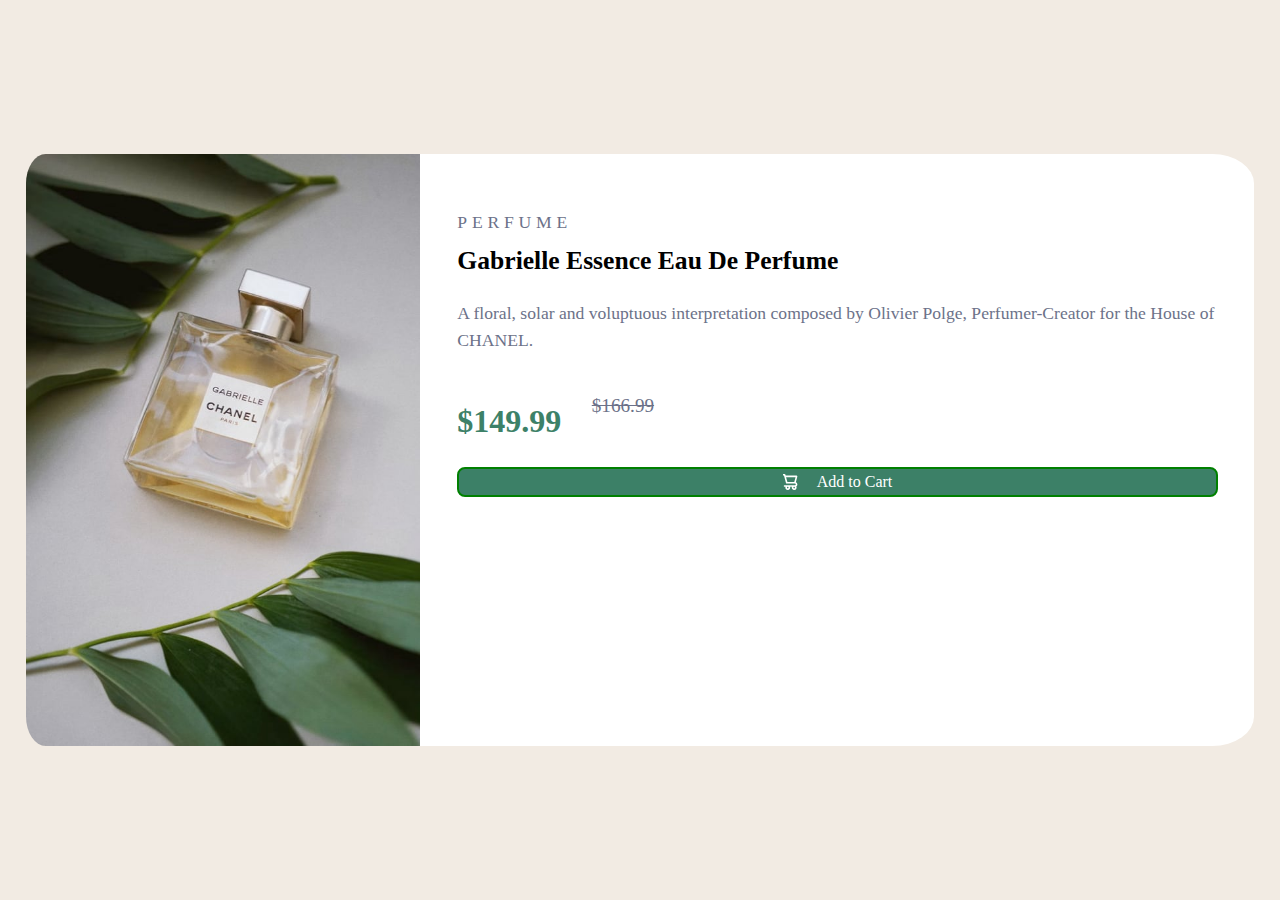
<file: index.html>
<!DOCTYPE html>
<html lang="en">

  <head>
    <meta charset="utf-8">
    <meta name="viewport" content="width=device-width initial-scale=1.0">
    <link rel="stylesheet" href="style.css">
    <link rel="stylesheet" media="(orientation: landscape)" href="landscape.css">
    <title>Product Preview Card Component</title>    
    
  </head>  
  <body>  
  	<article>   	  	
  	  <div>  	  
  	    <picture>   		 		  
           <source media="(min-width: 600px)" srcset="image-product-desktop.jpg">                  
            <img src="image-product-mobile.jpg" alt="image of a perfume bottle">                
         </picture>            
        </div>  		 	
  		  <div class="card-content">
  		    <p class="category">Perfume</p>
  		    <h1 class="main-heading">Gabrielle Essence Eau De Perfume</h1>
  		    <p class="teaser">A floral, solar and voluptuous interpretation composed by Olivier Polge, Perfumer-Creator for the House of CHANEL.</p>
  		    <p class="price-items"> 		  
  		      <span class="new-price">$149.99</span>  		    
  		      <del class="old-price"><span aria-label="This is the old price which gets displayed as deleted">$166.99</span></del>
  		    </p>         
  		    <button class="btn">
  		      <svg width="15" height="16" focusable=“false” aria-hidden=“true” xmlns="http://www.w3.org/2000/svg" fill="currentColor" ><path d="M14.383 10.388a2.397 2.397 0 0 0-1.518-2.222l1.494-5.593a.8.8 0 0 0-.144-.695.8.8 0 0 0-.631-.28H2.637L2.373.591A.8.8 0 0 0 1.598 0H0v1.598h.983l1.982 7.4a.8.8 0 0 0 .799.59h8.222a.8.8 0 0 1 0 1.599H1.598a.8.8 0 1 0 0 1.598h.943a2.397 2.397 0 1 0 4.507 0h1.885a2.397 2.397 0 1 0 4.331-.376 2.397 2.397 0 0 0 1.12-2.021ZM11.26 7.99H4.395L3.068 3.196h9.477L11.26 7.991Zm-6.465 6.392a.8.8 0 1 1 0-1.598.8.8 0 0 1 0 1.598Zm6.393 0a.8.8 0 1 1 0-1.598.8.8 0 0 1 0 1.598Z" /></svg>
  		      <span class="add-to-cart">Add to Cart</span>
  		    </button>
  		</div>
  	</article>  
  </body>
</html>
</file>
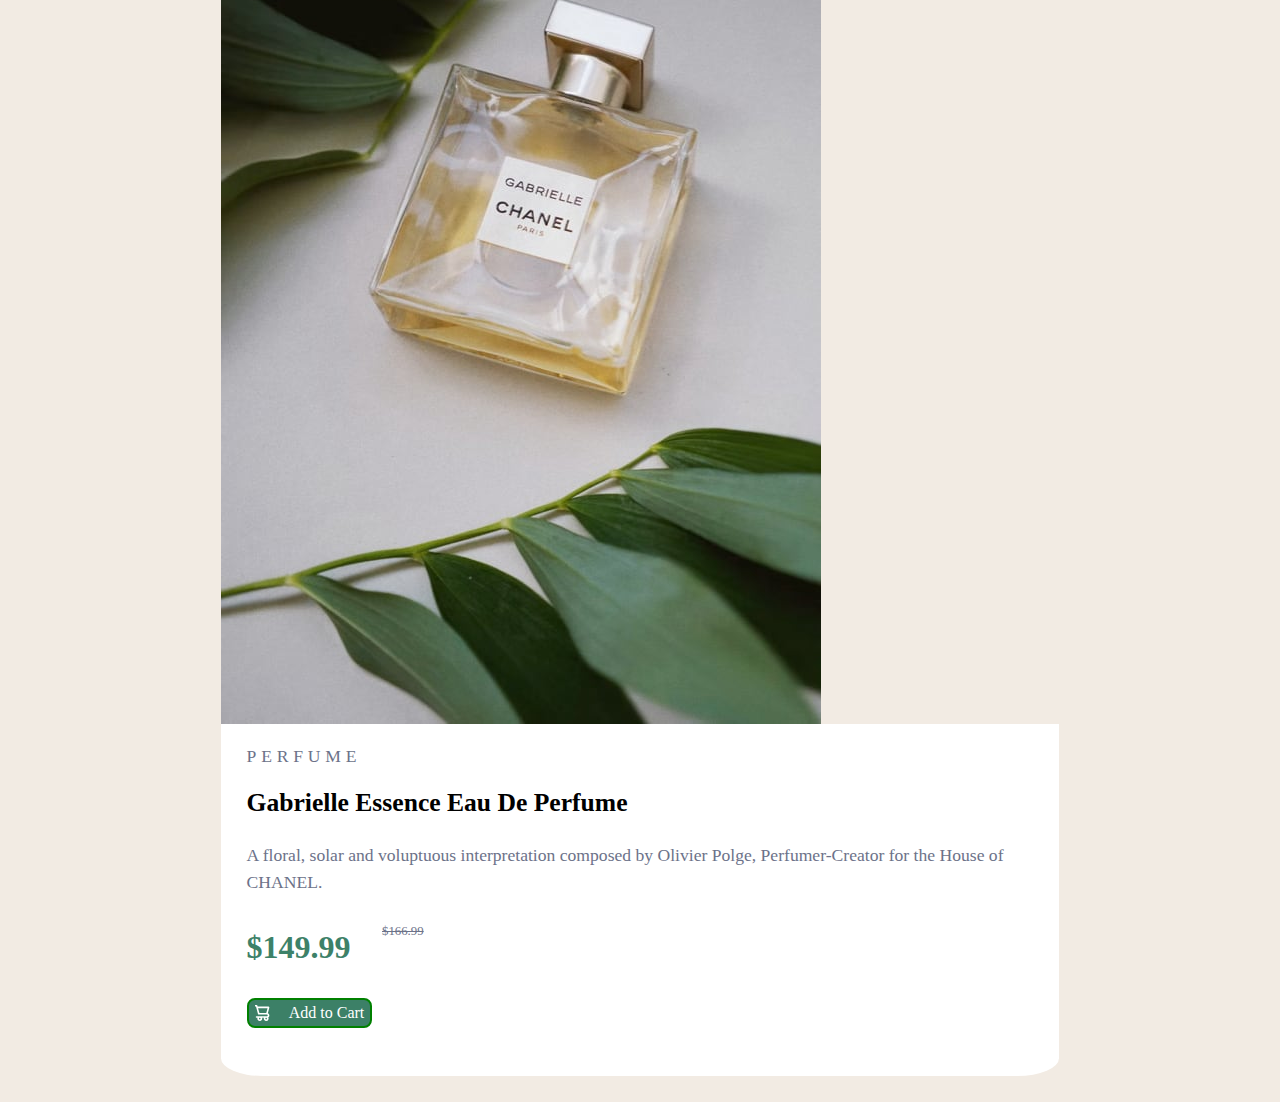
<file: index04.html>
<!DOCTYPE html>
<html lang="en">

  <head>
    <meta charset="utf-8">
    <meta name="viewport" content="width=device-width initial-scale=1.0">
    <link rel="stylesheet" href="style04.css">
    <title>Product Preview Card Component</title>  
  </head>  
  <body>
  
  
  	<article> 
  	  	
  	  <div>  	 
  	  
  	    <picture> 		
  		 		  
                  <source media="(min-width: 600px)" srcset="image-product-desktop.jpg">
                  
                  <img src="image-product-mobile.jpg" alt="image of a perfume bottle">                 		
                  
                
            </picture>
            
             </div> 
  	    		
  		 	
  		<div class="card-content">
  		  <p class="category">Perfume</p>
  		  <h1 class="main-heading">Gabrielle Essence Eau De Perfume</h1>
  		  <p class="teaser"><!-- for the teaser -->A floral, solar and voluptuous interpretation composed by Olivier Polge, Perfumer-Creator for the House of CHANEL.</p>
  		  <p class="price-items">
  		  
  		    <span class="new-price">$149.99</span>  
  		    
  		    <del class="old-price"><span aria-label="This is the old price which gets displayed as deleted">$166.99</span></del>
  		  </p>
  		  <button class="btn">
  		    <svg width="15" height="16" focusable=“false” aria-hidden=“true” xmlns="http://www.w3.org/2000/svg" fill="currentColor" ><path d="M14.383 10.388a2.397 2.397 0 0 0-1.518-2.222l1.494-5.593a.8.8 0 0 0-.144-.695.8.8 0 0 0-.631-.28H2.637L2.373.591A.8.8 0 0 0 1.598 0H0v1.598h.983l1.982 7.4a.8.8 0 0 0 .799.59h8.222a.8.8 0 0 1 0 1.599H1.598a.8.8 0 1 0 0 1.598h.943a2.397 2.397 0 1 0 4.507 0h1.885a2.397 2.397 0 1 0 4.331-.376 2.397 2.397 0 0 0 1.12-2.021ZM11.26 7.99H4.395L3.068 3.196h9.477L11.26 7.991Zm-6.465 6.392a.8.8 0 1 1 0-1.598.8.8 0 0 1 0 1.598Zm6.393 0a.8.8 0 1 1 0-1.598.8.8 0 0 1 0 1.598Z" /></svg>
  		    <span class="add-to-cart">Add to Cart</span>
  		  </button>
  		</div><!--finish card content --> 	
  	</article>  
  </body>
</html>
</file>
<file: landscape.css>
@media (max-width: 767px) and (orientation: landscape) {

    body {
        display: flex;
        flex-direction: row;
        background-color: #ccc;
    }
  
}
</file>
<file: style04.css>
/*
  1. Use a more-intuitive box-sizing model.
*/
*, *::before, *::after {
  box-sizing: border-box;
}
/*
  2. Remove default margin
*/
* {
  margin: 0;
}
/*
  3. Allow percentage-based heights in the application
*/
html, body {
  height: 100%;
}
/*
  Typographic tweaks!
  4. Add accessible line-height
  5. Improve text rendering
*/
body {
  -webkit-font-smoothing: antialiased;
  line-height: 1.5;
  
}
/*
  6. Improve media defaults
*/
img, picture, video, canvas, svg {
  display: block;
  max-width: 100%;
}
/*
  7. Remove built-in form typography styles
*/
input, button, textarea, select {
  font: inherit;
}
/*
  8. Avoid text overflows
*/
p, h1, h2, h3, h4, h5, h6 {
  overflow-wrap: break-word;
}
/* end the CSS Reset */
body {
    background-color: hsl(30, 38%, 92%);
    display: flex;
    justify-content: center;
    align-items: center;
    min-height: 100vh;
}

:root {
  --margin-bottom: 3%;
}

article {
   padding: 2%;    
}

img {
  border-radius: 5% 5% 0 0;
}

.category {
    margin-bottom: var(--margin-bottom);
    font-family: 'Montserrat', serif;
    font-style: normal;
    font-weight: 500;
    font-size: 1.1rem;
    line-height: 0.9rem;
    letter-spacing: 0.3rem;
    color: #6C7289;
    text-transform: uppercase;    
}

.card-content {
  background-color: white;
  border-radius: 0 0 5% 5%;
  padding: 3%;

}

h1 {
    margin-bottom: var(--margin-bottom);
    font-family: 'Fraunces', serif;
    font-style: normal;
    font-weight: 700;
    font-size: 1.6rem;
    line-height: 2rem;
}

.teaser {
    margin-bottom: var(--margin-bottom);
    font-family: 'Montserrat', serif;
    font-style: normal;
    font-weight: 500;
    font-size: 1.1rem;
    line-height: 1.7rem;
    color: #6C7289;
}

.price-items {
    display: flex;
    justify-content: left;
    align-items: center;
    gap: 4%;
    margin-bottom: var(--margin-bottom);
}

.new-price {
    font-family: 'Fraunces', serif;
    font-style: normal;
    font-weight: 700;
    font-size: 2rem;
    line-height: 2rem;
    color: #3D8168;
    
}

.old-price {
    color: #6C7289;
    font-family: 'Montserrat', serif;
    font-style: normal;
    font-weight: 500;
    font-size: 0.8rem;
    line-height: 1.4rem;
    text-decoration-line: line-through;    
}

del {
  padding-bottom: 4%;
}

span.add-to-cart {
    color: white;
}

.btn {
  margin-bottom: var(--margin-bottom);
  display: flex;
  justify-content: center;
  align-items: center;
  gap: 1.2rem;
  background: hsl(158, 36%, 37%);
  font-size: 1rem;
  border: 0.125rem solid green;
  border-radius: 0.5rem;
}

svg {
    fill: currentColor;
    color: white;
}
</file>
<file: style.css>
/***** Start the CSS Reset by Josh Comeau *****/

/*
  1. Use a more-intuitive box-sizing model.
*/
*, *::before, *::after {
  box-sizing: border-box;
}
/*
  2. Remove default margin
*/
* {
  margin: 0;
}
/*
  3. Allow percentage-based heights in the application
*/
html, body {
  height: 100%;
}
/*
  Typographic tweaks!
  4. Add accessible line-height
  5. Improve text rendering
*/
body {
  -webkit-font-smoothing: antialiased;
  line-height: 1.5;
  
}
/*
  6. Improve media defaults
*/
 img, picture, video, canvas, svg {
  display: block;
  max-width: 100%;
}
/*
  7. Remove built-in form typography styles
*/
input, button, textarea, select {
  font: inherit;
}
/*
  8. Avoid text overflows
*/
p, h1, h2, h3, h4, h5, h6 {
  overflow-wrap: break-word;
}

/***** End the CSS Reset by Josh Comeau and let's get to work *****/

/***** Start styling for mobile devices *****/


body {
    background-color: hsl(30, 38%, 92%);
    display: flex;
    flex-direction: column;
    justify-content: center;
    align-items: center;
    min-height: 100vh;
}

:root {
  --my-bottom-margin: 3%;
}

article {
   padding: 2%;    
}

img {
  border-radius: 5% 5% 0 0;
}

.category {    
    font-family: 'Montserrat', serif;
    font-style: normal;
    font-weight: 500;
    font-size: 1.1rem;
    line-height: 0.9rem;
    letter-spacing: 0.3rem;
    color: #6C7289;
    text-transform: uppercase; 
    padding-top: 1.5rem;
    padding-bottom: 1.5rem;   
}

.card-content {
  background-color: white;
  border-radius: 0 0 5% 5%;
  padding: 3%;

}

h1 {
    margin-bottom: var(--my-bottom-margin);
    font-family: 'Fraunces', serif;
    font-style: normal;
    font-weight: 700;
    font-size: 1.6rem;
    line-height: 2rem;
}

.teaser {
    margin-bottom: var(--my-bottom-margin);
    font-family: 'Montserrat', serif;
    font-style: normal;
    font-weight: 500;
    font-size: 1.1rem;
    line-height: 1.7rem;
    color: #6C7289;
}

.price-items {
    display: flex;
    justify-content: left;
    align-items: center;
    gap: 4%;
}

.new-price {
    font-family: 'Fraunces', serif;
    font-style: normal;
    font-weight: 700;
    font-size: 2rem;
    line-height: 2rem;
    color: #3D8168;
    
}

.old-price {
    color: #6C7289;
    font-family: 'Montserrat', serif;
    font-style: normal;
    font-weight: 500;
    font-size: 1.2rem;
    line-height: 1.4rem;
    text-decoration-line: line-through;    
}

del {
  padding-bottom: 4%;
}

span.add-to-cart {
    color: white;
}

.btn {
  display: flex;
  justify-content: center;
  align-items: center;
  gap: 1.2rem;
  background: hsl(158, 36%, 37%);
  font-size: 1rem;
  border: 0.125rem solid green;
  border-radius: 0.5rem;
  width: 100%;
}

svg {
    fill: currentColor;
    color: white;
}

/***** Finish styling for mobile devices *****/

/**** Start styling for desktops with viewports wider than 600px *****/

@media only screen and (min-width: 600px) {

article {
  display: flex;
  flex-direction: row;
  
}

img {
   border-radius: 5% 0 0 5%;
   flex: 1 1 100%;
   
}

.card-content {  
  border-radius: 0 5% 5% 0%;
  flex: 1 1 100%;
}

.category {
  padding-bottom: 1rem;
}

.teaser {
  padding-bottom: 1em;
}

.price-items {
  padding-bottom: 1.2rem;
}


} 

/***** End media query for desktops *****/
</file>
